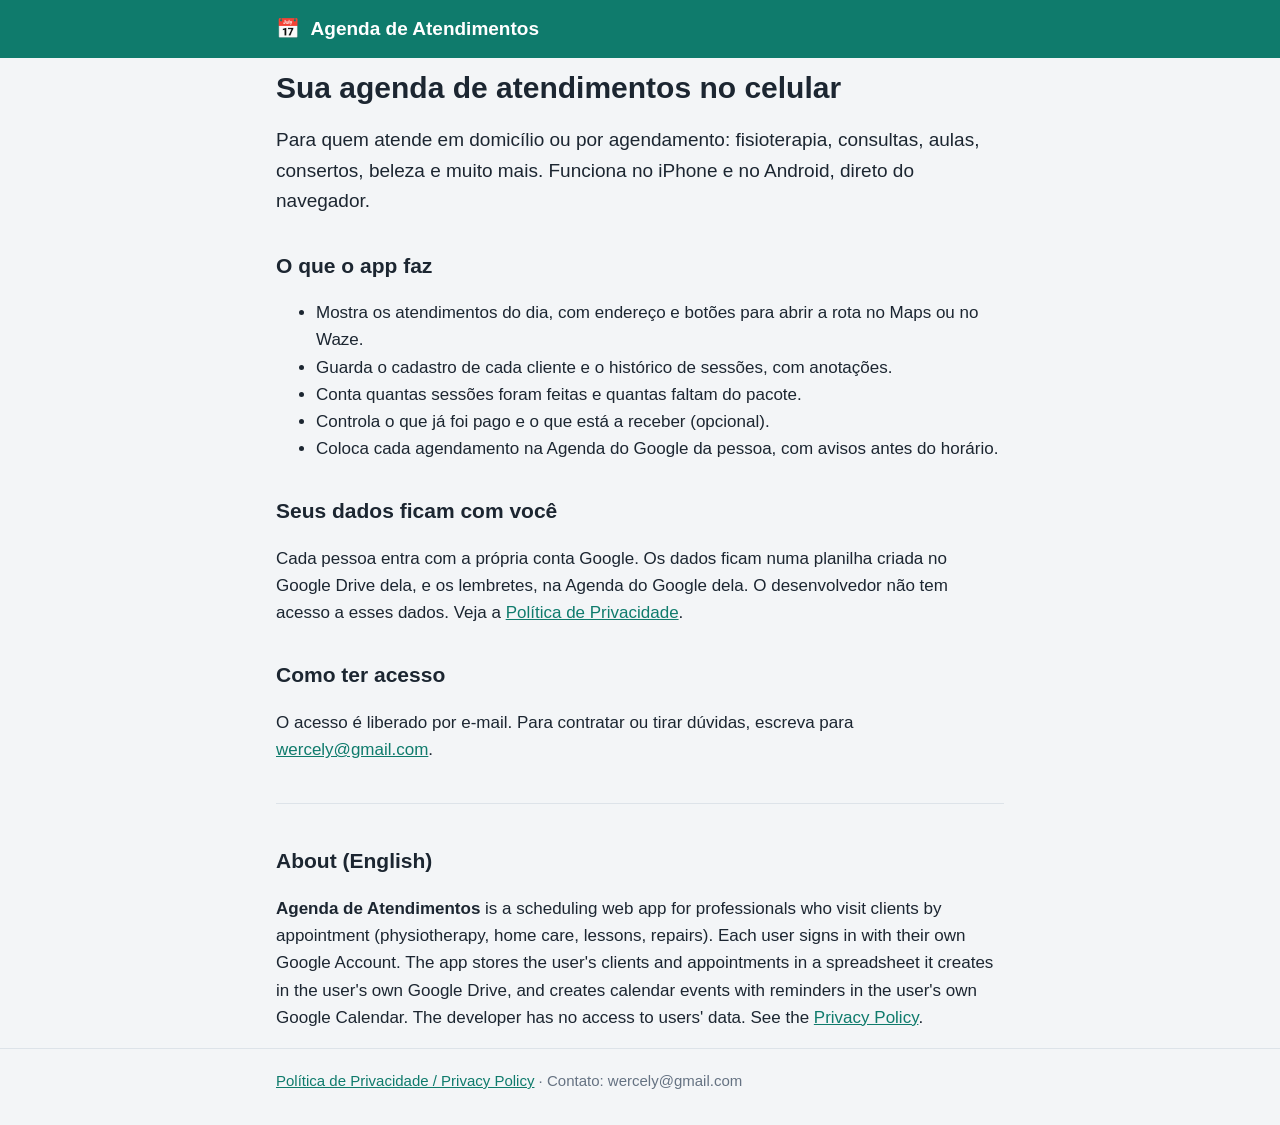
<file: index.html>
<!DOCTYPE html>
<html lang="pt-BR">
<head>
<meta charset="utf-8">
<meta name="viewport" content="width=device-width, initial-scale=1">
<title>Agenda de Atendimentos</title>
<meta name="description" content="Agenda para profissionais que atendem a domicílio: clientes, sessões, histórico, pagamentos e lembretes na Agenda do Google.">
<link rel="stylesheet" href="estilo.css">
</head>
<body>
<header><div class="caixa"><span class="logo">📅</span> Agenda de Atendimentos</div></header>
<main class="caixa">
  <h1>Sua agenda de atendimentos no celular</h1>
  <p class="destaque">Para quem atende em domicílio ou por agendamento: fisioterapia, consultas, aulas, consertos, beleza e muito mais.
    Funciona no iPhone e no Android, direto do navegador.</p>

  <h2>O que o app faz</h2>
  <ul>
    <li>Mostra os atendimentos do dia, com endereço e botões para abrir a rota no Maps ou no Waze.</li>
    <li>Guarda o cadastro de cada cliente e o histórico de sessões, com anotações.</li>
    <li>Conta quantas sessões foram feitas e quantas faltam do pacote.</li>
    <li>Controla o que já foi pago e o que está a receber (opcional).</li>
    <li>Coloca cada agendamento na Agenda do Google da pessoa, com avisos antes do horário.</li>
  </ul>

  <h2>Seus dados ficam com você</h2>
  <p>Cada pessoa entra com a própria conta Google. Os dados ficam numa planilha criada no Google Drive dela, e os lembretes,
    na Agenda do Google dela. O desenvolvedor não tem acesso a esses dados. Veja a <a href="privacidade.html">Política de Privacidade</a>.</p>

  <h2>Como ter acesso</h2>
  <p>O acesso é liberado por e-mail. Para contratar ou tirar dúvidas, escreva para
    <a href="mailto:wercely@gmail.com">wercely@gmail.com</a>.</p>

  <hr>
  <section lang="en">
    <h2>About (English)</h2>
    <p><strong>Agenda de Atendimentos</strong> is a scheduling web app for professionals who visit clients by appointment
      (physiotherapy, home care, lessons, repairs). Each user signs in with their own Google Account. The app stores the user's
      clients and appointments in a spreadsheet it creates in the user's own Google Drive, and creates calendar events with
      reminders in the user's own Google Calendar. The developer has no access to users' data.
      See the <a href="privacidade.html#en">Privacy Policy</a>.</p>
  </section>
</main>
<footer><div class="caixa"><a href="privacidade.html">Política de Privacidade / Privacy Policy</a> · Contato: wercely@gmail.com</div></footer>
</body>
</html>
</file>
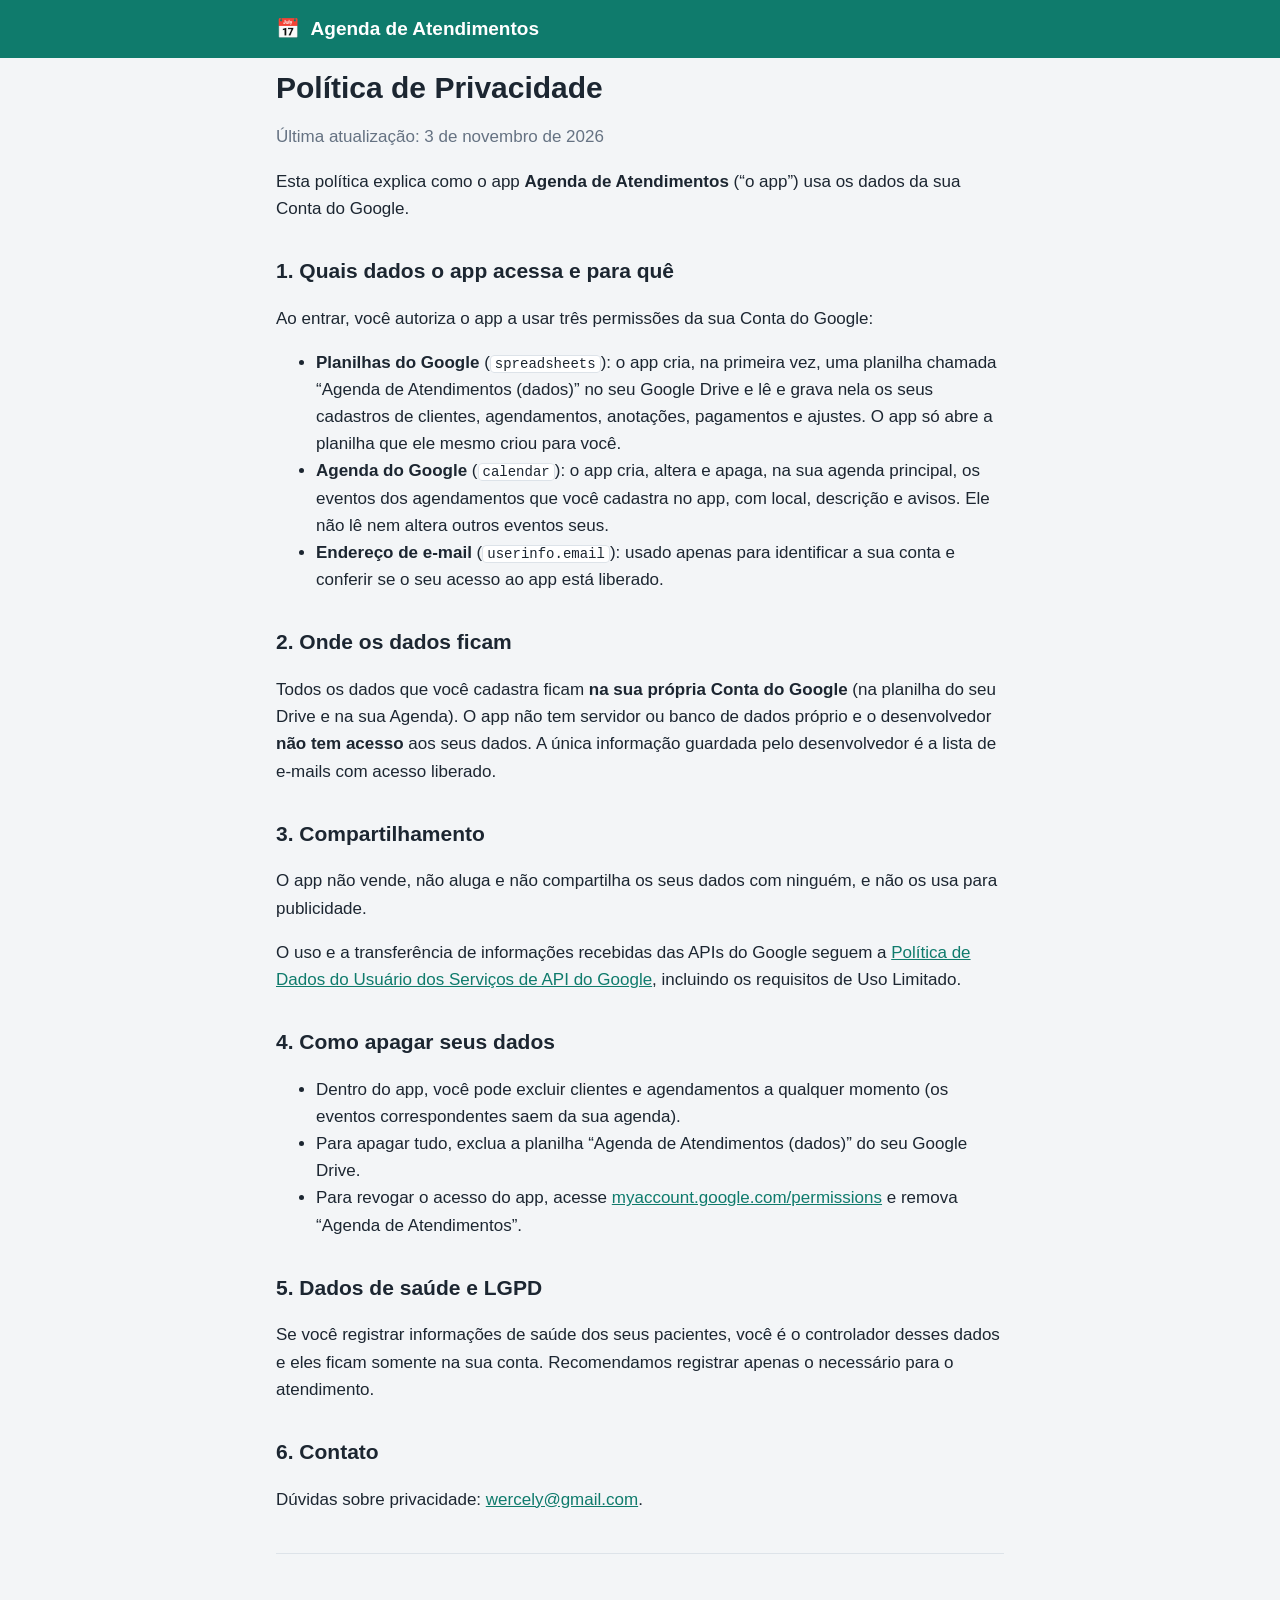
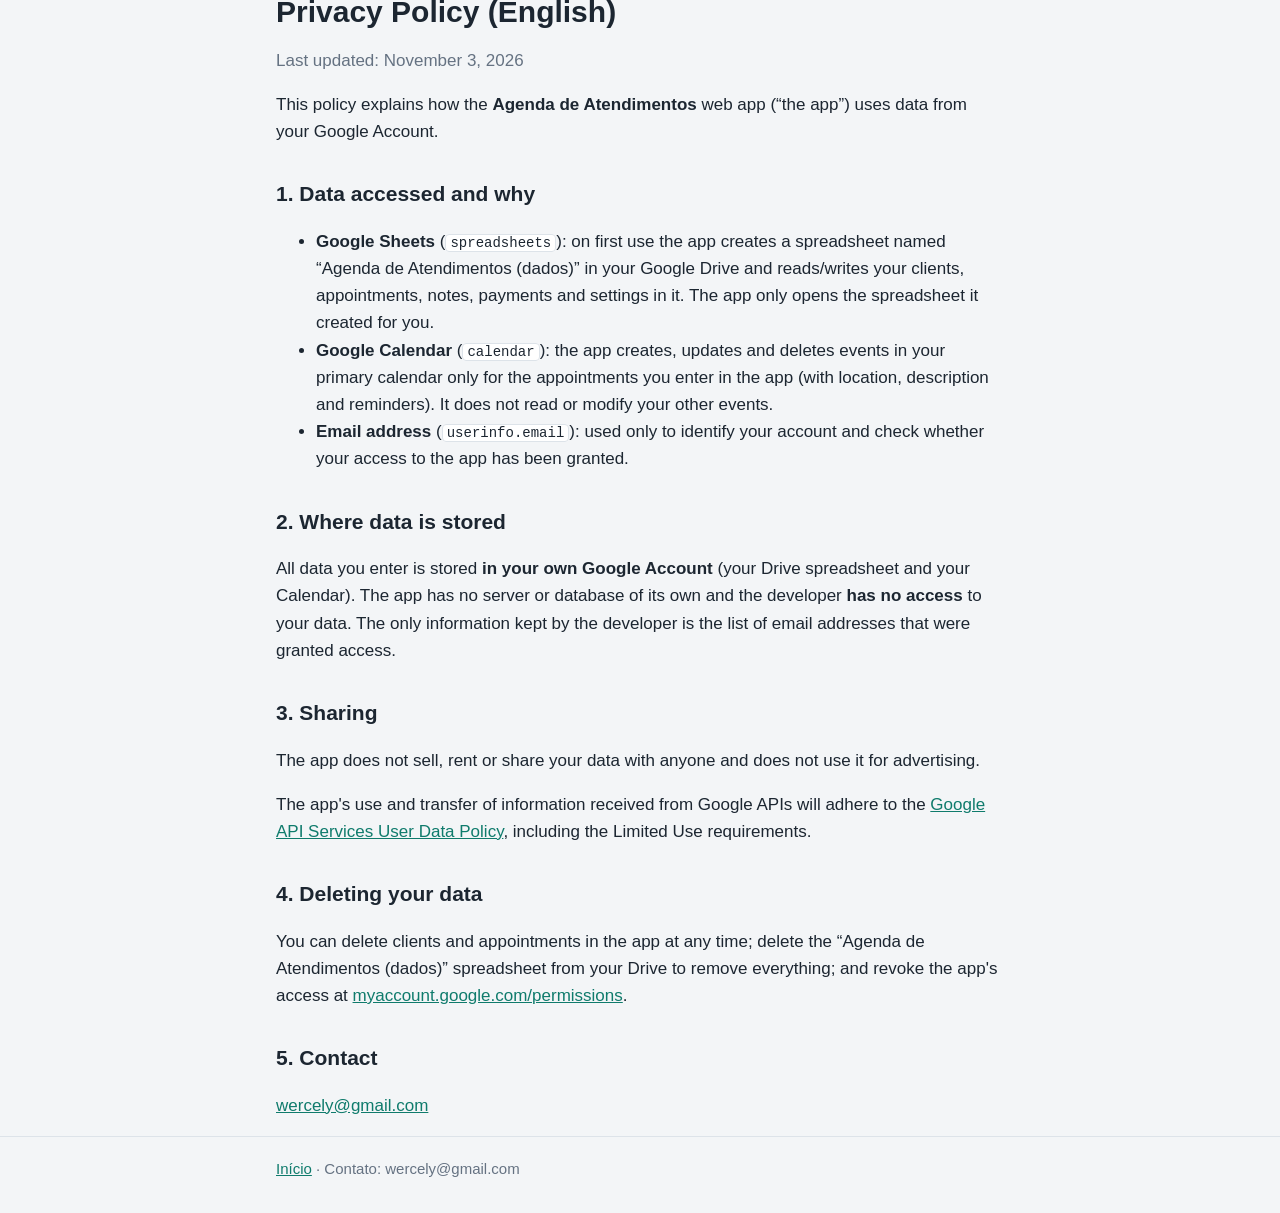
<file: privacidade.html>
<!DOCTYPE html>
<html lang="pt-BR">
<head>
<meta charset="utf-8">
<meta name="viewport" content="width=device-width, initial-scale=1">
<title>Política de Privacidade — Agenda de Atendimentos</title>
<link rel="stylesheet" href="estilo.css">
</head>
<body>
<header><div class="caixa"><a href="index.html" class="marca"><span class="logo">📅</span> Agenda de Atendimentos</a></div></header>
<main class="caixa">
  <h1>Política de Privacidade</h1>
  <p class="mut">Última atualização: 3 de novembro de 2026</p>

  <p>Esta política explica como o app <strong>Agenda de Atendimentos</strong> (“o app”) usa os dados da sua Conta do Google.</p>

  <h2>1. Quais dados o app acessa e para quê</h2>
  <p>Ao entrar, você autoriza o app a usar três permissões da sua Conta do Google:</p>
  <ul>
    <li><strong>Planilhas do Google</strong> (<code>spreadsheets</code>): o app cria, na primeira vez, uma planilha chamada
      “Agenda de Atendimentos (dados)” no seu Google Drive e lê e grava nela os seus cadastros de clientes, agendamentos,
      anotações, pagamentos e ajustes. O app só abre a planilha que ele mesmo criou para você.</li>
    <li><strong>Agenda do Google</strong> (<code>calendar</code>): o app cria, altera e apaga, na sua agenda principal, os eventos
      dos agendamentos que você cadastra no app, com local, descrição e avisos. Ele não lê nem altera outros eventos seus.</li>
    <li><strong>Endereço de e-mail</strong> (<code>userinfo.email</code>): usado apenas para identificar a sua conta e conferir se o
      seu acesso ao app está liberado.</li>
  </ul>

  <h2>2. Onde os dados ficam</h2>
  <p>Todos os dados que você cadastra ficam <strong>na sua própria Conta do Google</strong> (na planilha do seu Drive e na sua Agenda).
    O app não tem servidor ou banco de dados próprio e o desenvolvedor <strong>não tem acesso</strong> aos seus dados.
    A única informação guardada pelo desenvolvedor é a lista de e-mails com acesso liberado.</p>

  <h2>3. Compartilhamento</h2>
  <p>O app não vende, não aluga e não compartilha os seus dados com ninguém, e não os usa para publicidade.</p>
  <p>O uso e a transferência de informações recebidas das APIs do Google seguem a
    <a href="https://developers.google.com/terms/api-services-user-data-policy">Política de Dados do Usuário dos Serviços de API do Google</a>,
    incluindo os requisitos de Uso Limitado.</p>

  <h2>4. Como apagar seus dados</h2>
  <ul>
    <li>Dentro do app, você pode excluir clientes e agendamentos a qualquer momento (os eventos correspondentes saem da sua agenda).</li>
    <li>Para apagar tudo, exclua a planilha “Agenda de Atendimentos (dados)” do seu Google Drive.</li>
    <li>Para revogar o acesso do app, acesse <a href="https://myaccount.google.com/permissions">myaccount.google.com/permissions</a>
      e remova “Agenda de Atendimentos”.</li>
  </ul>

  <h2>5. Dados de saúde e LGPD</h2>
  <p>Se você registrar informações de saúde dos seus pacientes, você é o controlador desses dados e eles ficam somente na sua conta.
    Recomendamos registrar apenas o necessário para o atendimento.</p>

  <h2>6. Contato</h2>
  <p>Dúvidas sobre privacidade: <a href="mailto:wercely@gmail.com">wercely@gmail.com</a>.</p>

  <hr>
  <section id="en" lang="en">
    <h1>Privacy Policy (English)</h1>
    <p class="mut">Last updated: November 3, 2026</p>
    <p>This policy explains how the <strong>Agenda de Atendimentos</strong> web app (“the app”) uses data from your Google Account.</p>
    <h2>1. Data accessed and why</h2>
    <ul>
      <li><strong>Google Sheets</strong> (<code>spreadsheets</code>): on first use the app creates a spreadsheet named
        “Agenda de Atendimentos (dados)” in your Google Drive and reads/writes your clients, appointments, notes, payments and
        settings in it. The app only opens the spreadsheet it created for you.</li>
      <li><strong>Google Calendar</strong> (<code>calendar</code>): the app creates, updates and deletes events in your primary
        calendar only for the appointments you enter in the app (with location, description and reminders). It does not read or
        modify your other events.</li>
      <li><strong>Email address</strong> (<code>userinfo.email</code>): used only to identify your account and check whether your
        access to the app has been granted.</li>
    </ul>
    <h2>2. Where data is stored</h2>
    <p>All data you enter is stored <strong>in your own Google Account</strong> (your Drive spreadsheet and your Calendar).
      The app has no server or database of its own and the developer <strong>has no access</strong> to your data. The only
      information kept by the developer is the list of email addresses that were granted access.</p>
    <h2>3. Sharing</h2>
    <p>The app does not sell, rent or share your data with anyone and does not use it for advertising.</p>
    <p>The app's use and transfer of information received from Google APIs will adhere to the
      <a href="https://developers.google.com/terms/api-services-user-data-policy">Google API Services User Data Policy</a>,
      including the Limited Use requirements.</p>
    <h2>4. Deleting your data</h2>
    <p>You can delete clients and appointments in the app at any time; delete the “Agenda de Atendimentos (dados)” spreadsheet
      from your Drive to remove everything; and revoke the app's access at
      <a href="https://myaccount.google.com/permissions">myaccount.google.com/permissions</a>.</p>
    <h2>5. Contact</h2>
    <p><a href="mailto:wercely@gmail.com">wercely@gmail.com</a></p>
  </section>
</main>
<footer><div class="caixa"><a href="index.html">Início</a> · Contato: wercely@gmail.com</div></footer>
</body>
</html>
</file>
<file: estilo.css>
:root { --bg: #f3f5f7; --card: #fff; --tx: #1c2631; --mut: #657282; --pri: #0f7b6c; --pri-tx: #fff; --brd: #dde3e9; }
@media (prefers-color-scheme: dark) {
  :root { --bg: #11161b; --card: #1b232b; --tx: #e5eaef; --mut: #94a1ae; --pri: #2bb39f; --pri-tx: #062520; --brd: #2b3640; }
}
* { box-sizing: border-box; }
body { margin: 0; background: var(--bg); color: var(--tx); font: 17px/1.6 -apple-system, BlinkMacSystemFont, "Segoe UI", Roboto, sans-serif; }
.caixa { max-width: 760px; margin: 0 auto; padding: 0 16px; }
header { background: var(--pri); color: var(--pri-tx); padding: 14px 0; font-weight: 700; font-size: 19px; }
header a.marca { color: inherit; text-decoration: none; }
.logo { margin-right: 6px; }
main { padding-top: 24px; padding-bottom: 40px; }
h1 { font-size: 30px; line-height: 1.2; margin: 12px 0 16px; }
h2 { font-size: 21px; margin: 32px 0 8px; }
a { color: var(--pri); }
.destaque { font-size: 19px; }
.mut { color: var(--mut); }
code { background: var(--card); border: 1px solid var(--brd); border-radius: 4px; padding: 0 4px; font-size: 14px; }
hr { border: 0; border-top: 1px solid var(--brd); margin: 40px 0; }
footer { border-top: 1px solid var(--brd); padding: 20px 0 32px; color: var(--mut); font-size: 15px; }
</file>
